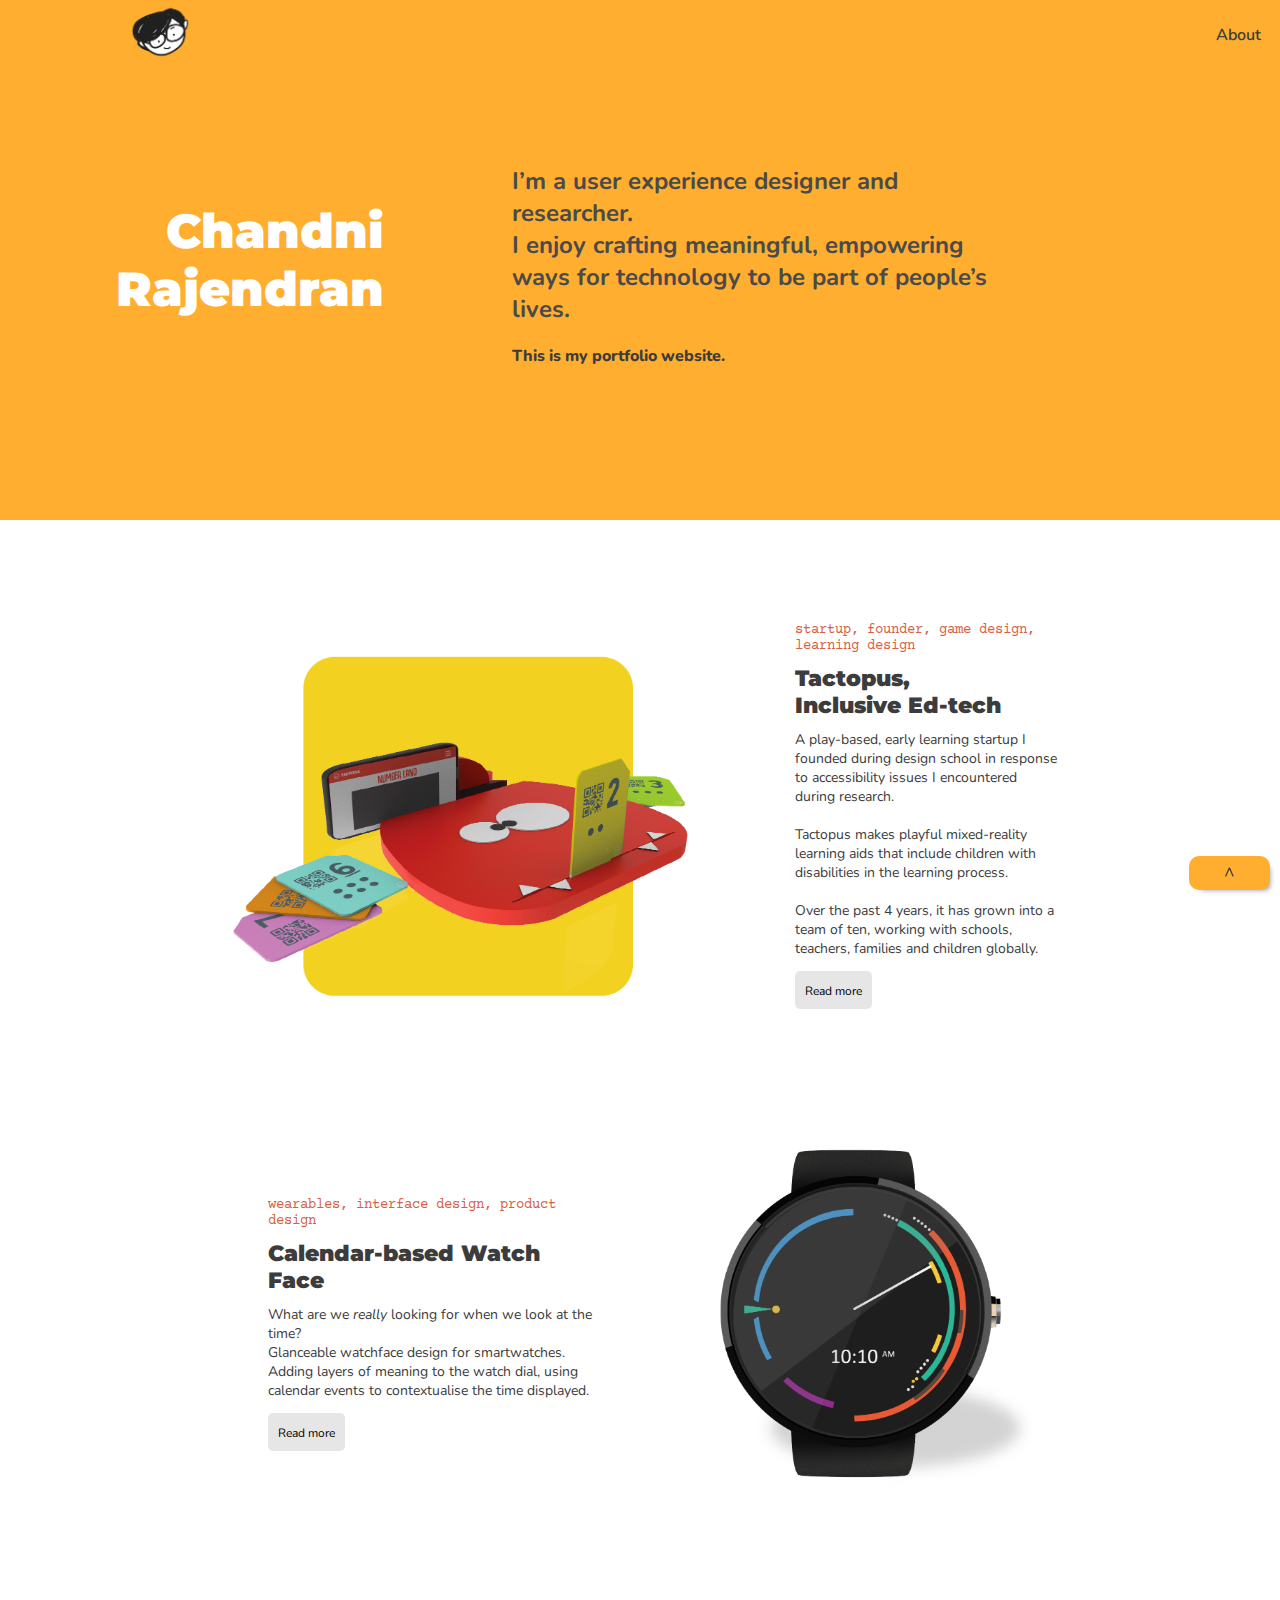
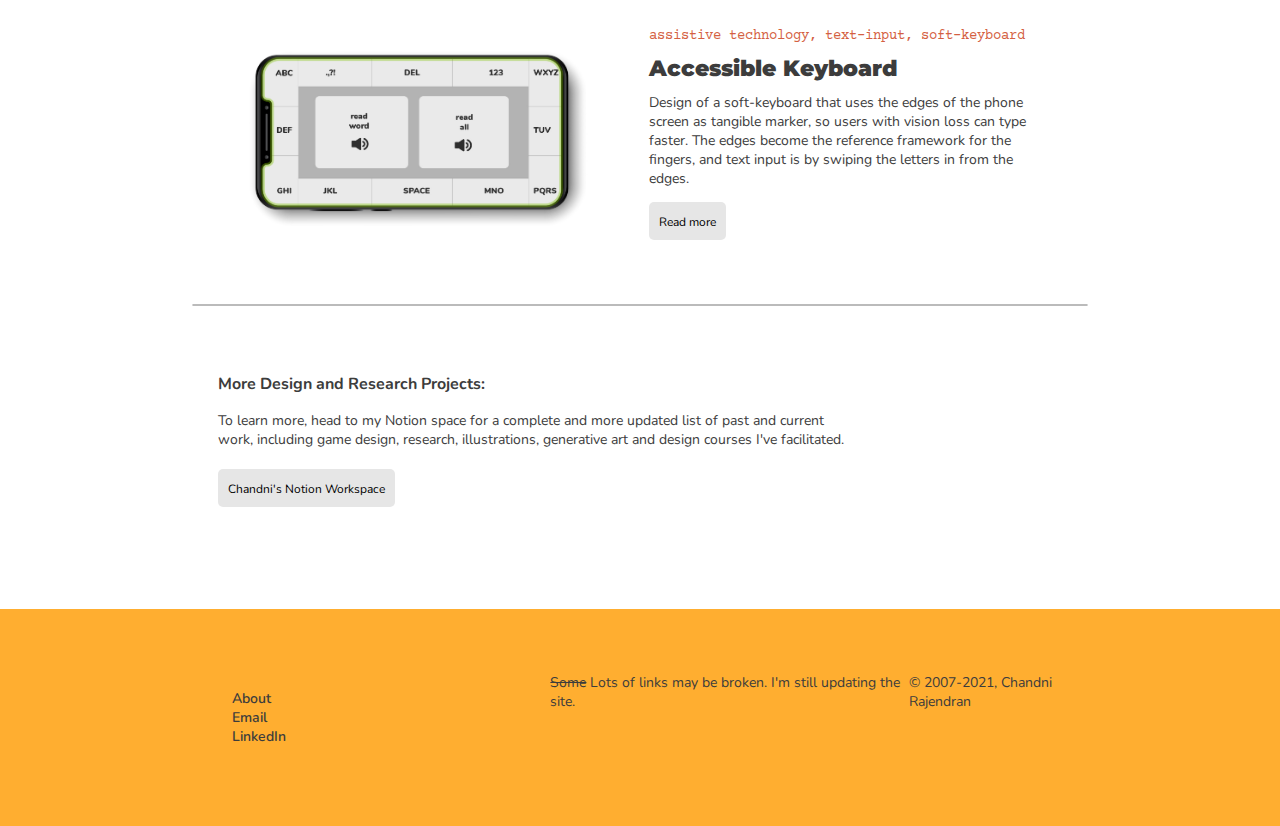
<file: archive 2021/index.html>
<!doctype html>
<html>
<head>
  <!-- Global site tag (gtag.js) - Google Analytics -->
  <script async src="https://www.googletagmanager.com/gtag/js?id=UA-154997136-1"></script>
  <script>
    window.dataLayer = window.dataLayer || [];
    function gtag(){dataLayer.push(arguments);}
    gtag('js', new Date());
    gtag('config', 'UA-154997136-1');
  </script>

<meta charset="UTF-8">
<title>Chandni Rajendran </title>
  <link rel="stylesheet" type="text/css" href="res/style.css">
  <link href="https://fonts.googleapis.com/css?family=Nunito&display=swap" rel="stylesheet">
  <link href="https://fonts.googleapis.com/css?family=Courier+Prime&display=swap" rel="stylesheet">
  <link href="https://fonts.googleapis.com/css?family=Montserrat:600,700,800,900&display=swap" rel="stylesheet">
  <link rel="icon" href="res/fav.png" type="image/gif" sizes="16x16">
  <meta name="viewport" content="width=device-width, initial-scale=1.0">
</head>



<body>

  <a name="page"> </a>

  <!-- menu bar standard -->
  <div class ="top-home">
    <a href="index.html" class="logo">
      <img src="res/About/logo2.png">
    </a>
    <div>
      <a href="resume.html">About</a>
      <!-- <a href="resume.html">Art</a>
      <a href="resume.html">Research</a>
      <a href="resume.html">Design</a> -->
    </div>
  </div>


  <!-- header -->
  <div class="header">
      <!-- name -->
      <div class="profile">
        <h1> Chandni <br> Rajendran  </h1>
      </div>
      <!-- description -->
      <div class="main-text">
        <h2> I’m a user experience designer and researcher. <br>I enjoy crafting meaningful, empowering ways for technology to be part of people’s lives. </h2>
        <h4> This is my portfolio website. </h4>
      </div>
  </div>


<!-- top marker -->
  <div>
    <a  id="topbtn" href="#page">  ^  </a>
  </div>

  <!-- work samples -->
  <div class="portfolio-section">
    <!-- tactopus -->
    <div class="sample">
      <div class=" home-1">
          <div class="w3-content w3-display-container" style="max-width:800px">
              <a href="U20_Tactopus.html" target="_blank"><img class="mySlides" src="res/Home/ch_home_1_0.jpg" style="width:100%"></a>
              <a href="U20_Tactopus.html" target="_blank"><img class="mySlides" src="res/Home/ch_home_1_4.jpg" style="width:100%"></a>
              <a href="U20_Tactopus.html" target="_blank"><img class="mySlides" src="res/Home/ch_home_1_2.jpg" style="width:100%"></a>
              <a href="U20_Tactopus.html" target="_blank"><img class="mySlides" src="res/Home/ch_home_1_3.jpg" style="width:100%"></a>
          </div>
          <div class="home-info">
            <h5 class="info-tags"> startup, founder, game design, learning design </h5>
            <h4 class="info-title" >Tactopus,<br>Inclusive Ed-tech</h4>
            <h5>A play-based, early learning startup I founded during design school in response to accessibility issues I encountered during research.  <br><br> Tactopus makes playful mixed-reality learning aids that include children with disabilities in the learning process.  <br> <br>
            Over the past 4 years, it has grown into a team of ten, working with schools, teachers, families and children globally.</h5>
            <div  class="home-button button" > <a href="U20_Tactopus.html" target="_blank"> Read more </a></div>

          </div>

      </div>
    </div>
    <!-- time -->
    <div class="sample">
      <div class=" home-2">
        <div class="home-info left-info">
          <h5 class="info-tags"> wearables, interface design, product design
           </h5>
          <h4 class="info-title"> Calendar-based Watch Face</h4>
          <h5> What are we <i>really</i> looking for when we look at the time? <br> Glanceable watchface design for smartwatches. Adding layers of meaning to the watch dial, using calendar events to contextualise the time displayed. </h5>
          <div  class="home-button button" >
            <a href="U02_time.html" target="_blank">Read more </a>
          </div>
        </div>
          <div>
            <a href="U02_time.html"  target="_blank">
              <img src="res/Home/ch_home_2.jpg">
            </a>
          </div>
      </div>
    </div>
    <!-- edge -->
    <div class="sample">
      <div class=" home-4">
        <div>
            <a href="U06_Edge.html"  target="_blank">
              <img src="res/Home/ch_home_4.jpg">
            </a>
        </div>
        <div class="home-info time-display">
          <h5 class="info-tags"> assistive technology, text-input, soft-keyboard
           </h5>
          <h4 class="info-title">Accessible Keyboard</h4>
          <h5>Design of a soft-keyboard that uses the edges of the phone screen as tangible marker, so users with vision loss can type faster. The edges become the reference framework for the fingers, and text input is by swiping the letters in from the edges. </h5>

          <div  class="home-button button" >
            <a href="U06_Edge.html" target="_blank"> Read more </a>
          </div>
        </div>


        </div>
    </div>

    <hr class="solid">
    <!-- notion -->
    <div class="notion">
        <div>
          <h3 > More Design and Research Projects:</h3>
          <h5 > To learn more, head to my Notion space for a complete and more updated list of past and current work, including game design, research, illustrations, generative art and design courses I've facilitated. </h5>
          <div  class="home-button button" >
            <a href="https://www.notion.so/Chandni-Rajendran-ed0215d0f6cc443f837229dfcc3a0e27" target="_blank"> Chandni's Notion Workspace </a>
          </div>
        </div>
    </div>

  </div>




  <!-- footer -->
  <div class="footer">
    <div class = "footer-1">
      <ul>
      <li><a href="resume.html">About</a></li>
      <li><a href="mailto: chandni.rajendran@gmail.com"> Email </a></li>
      <li><a href="https://www.linkedin.com/in/chaandni/" target="_blank"> LinkedIn </a></li>
    </ul>
    </div>
    <div class = "footer-2">
      <p> <del>Some</del> Lots of links may be broken. I'm still updating the site.</p>
    </div>
    <div class = "footer-3">
      <p> &copy; 2007-2021, Chandni Rajendran</p>
    </div>
  </div>



      <script>
      var myIndex = 0;
      carousel();

      function carousel() {
        var i;
        var x = document.getElementsByClassName("mySlides");
        for (i = 0; i < x.length; i++) {
          x[i].style.display = "none";
        }
        myIndex++;
        if (myIndex > x.length) {myIndex = 1}
        x[myIndex-1].style.display = "block";
        setTimeout(carousel, 2000); // Change image every 2 seconds
      }
      </script>

</body>
</html>
</file>
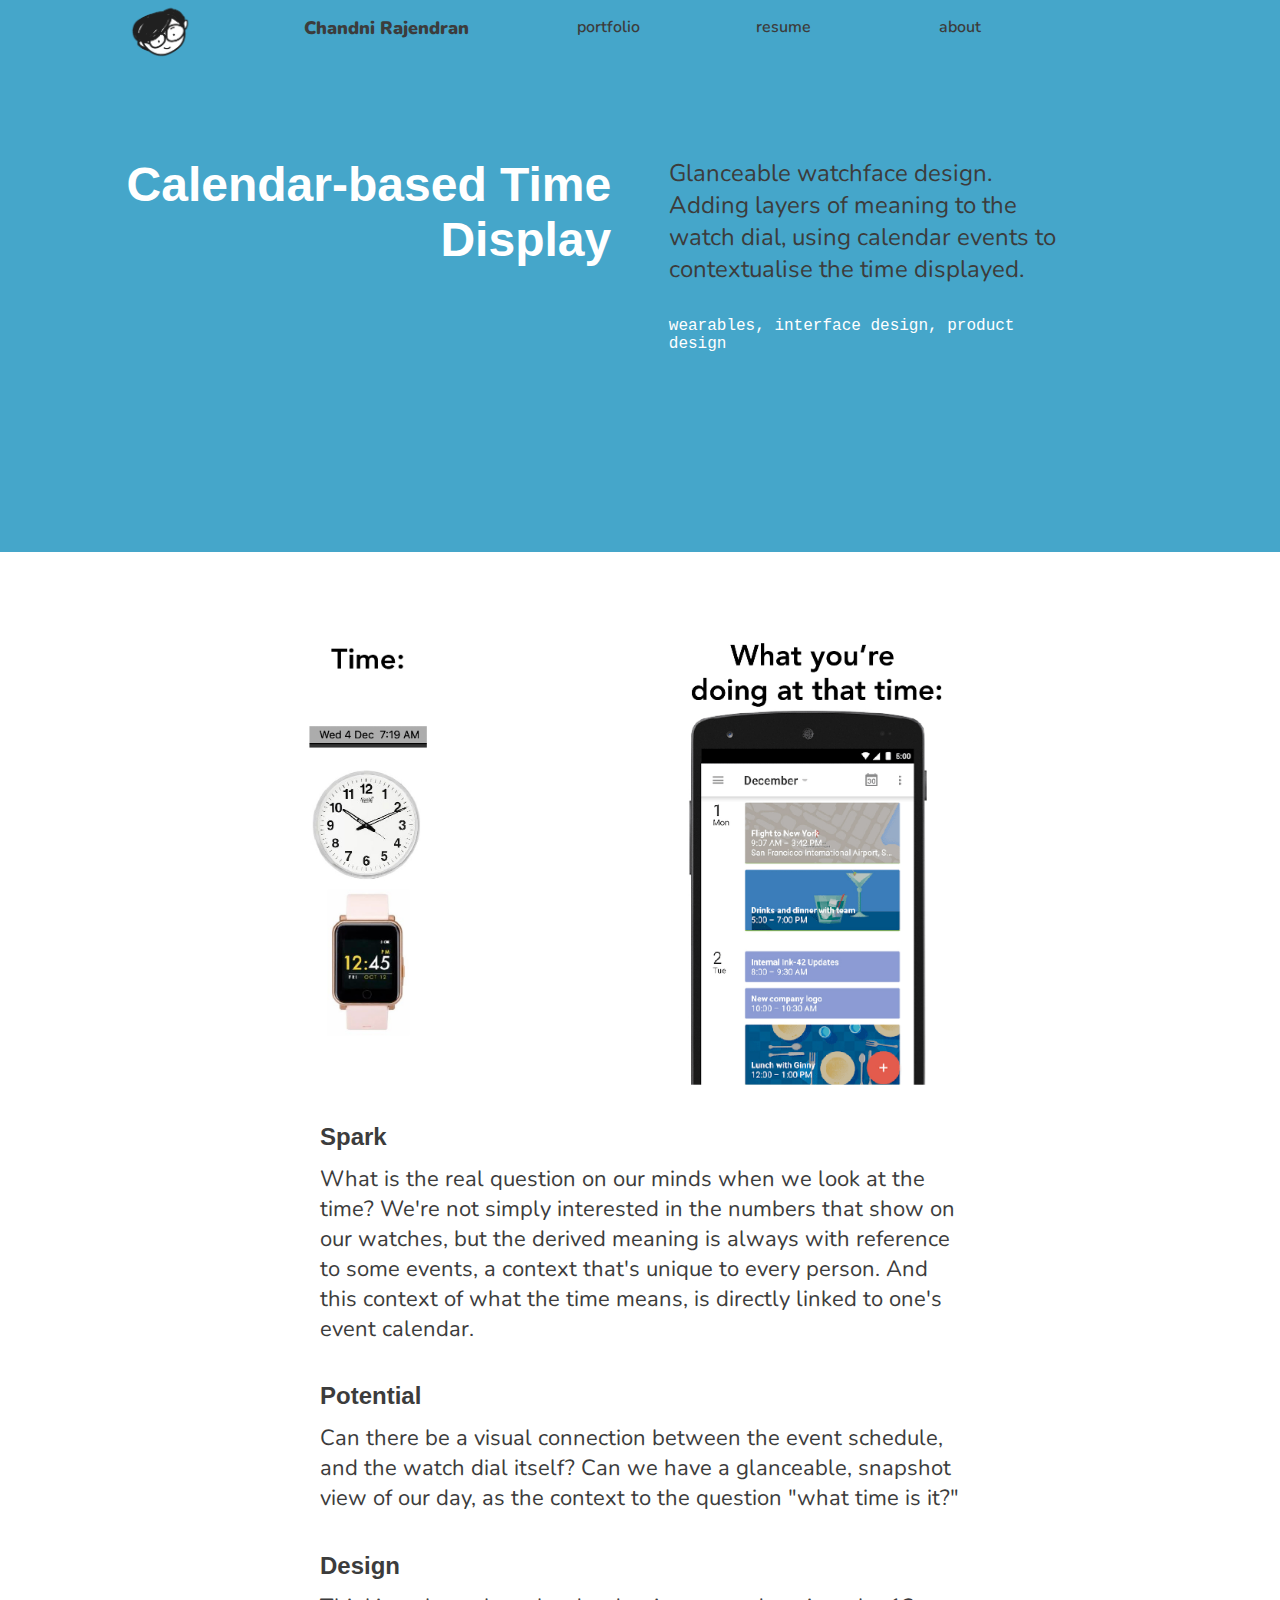
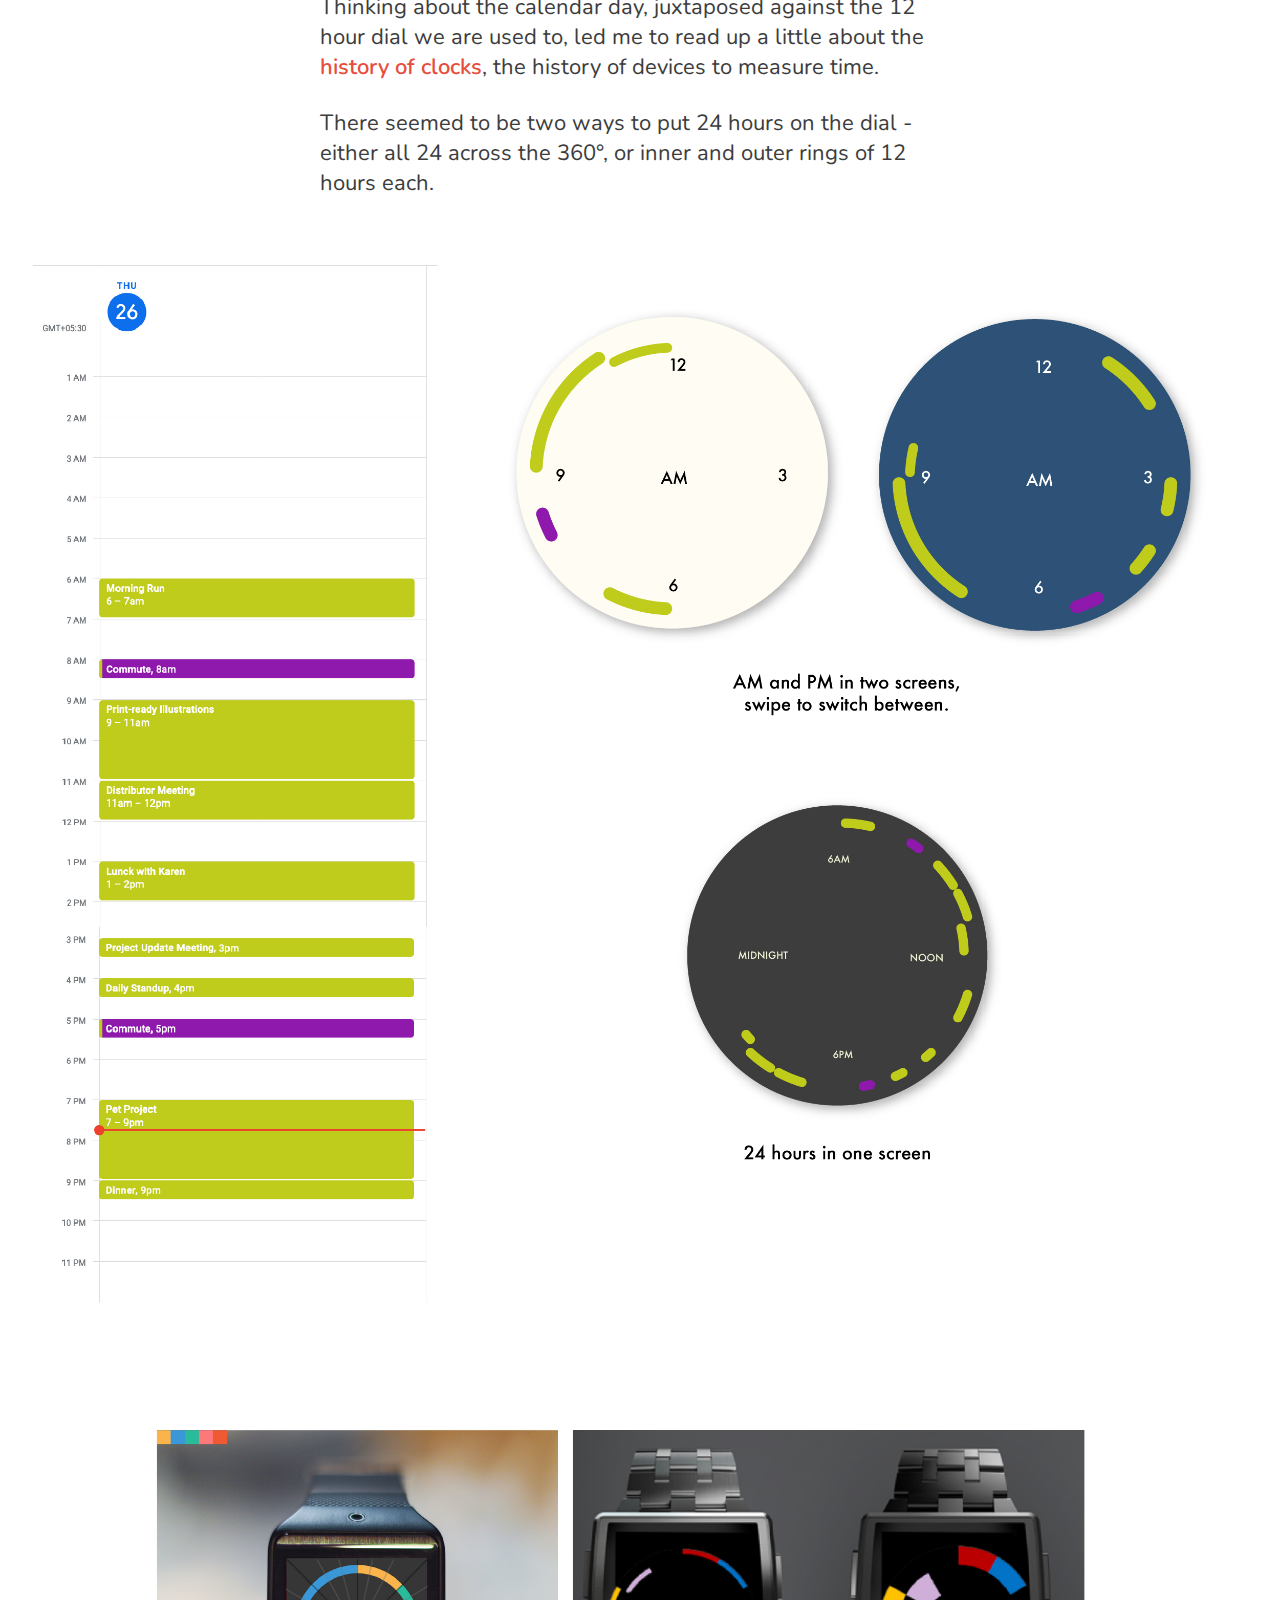
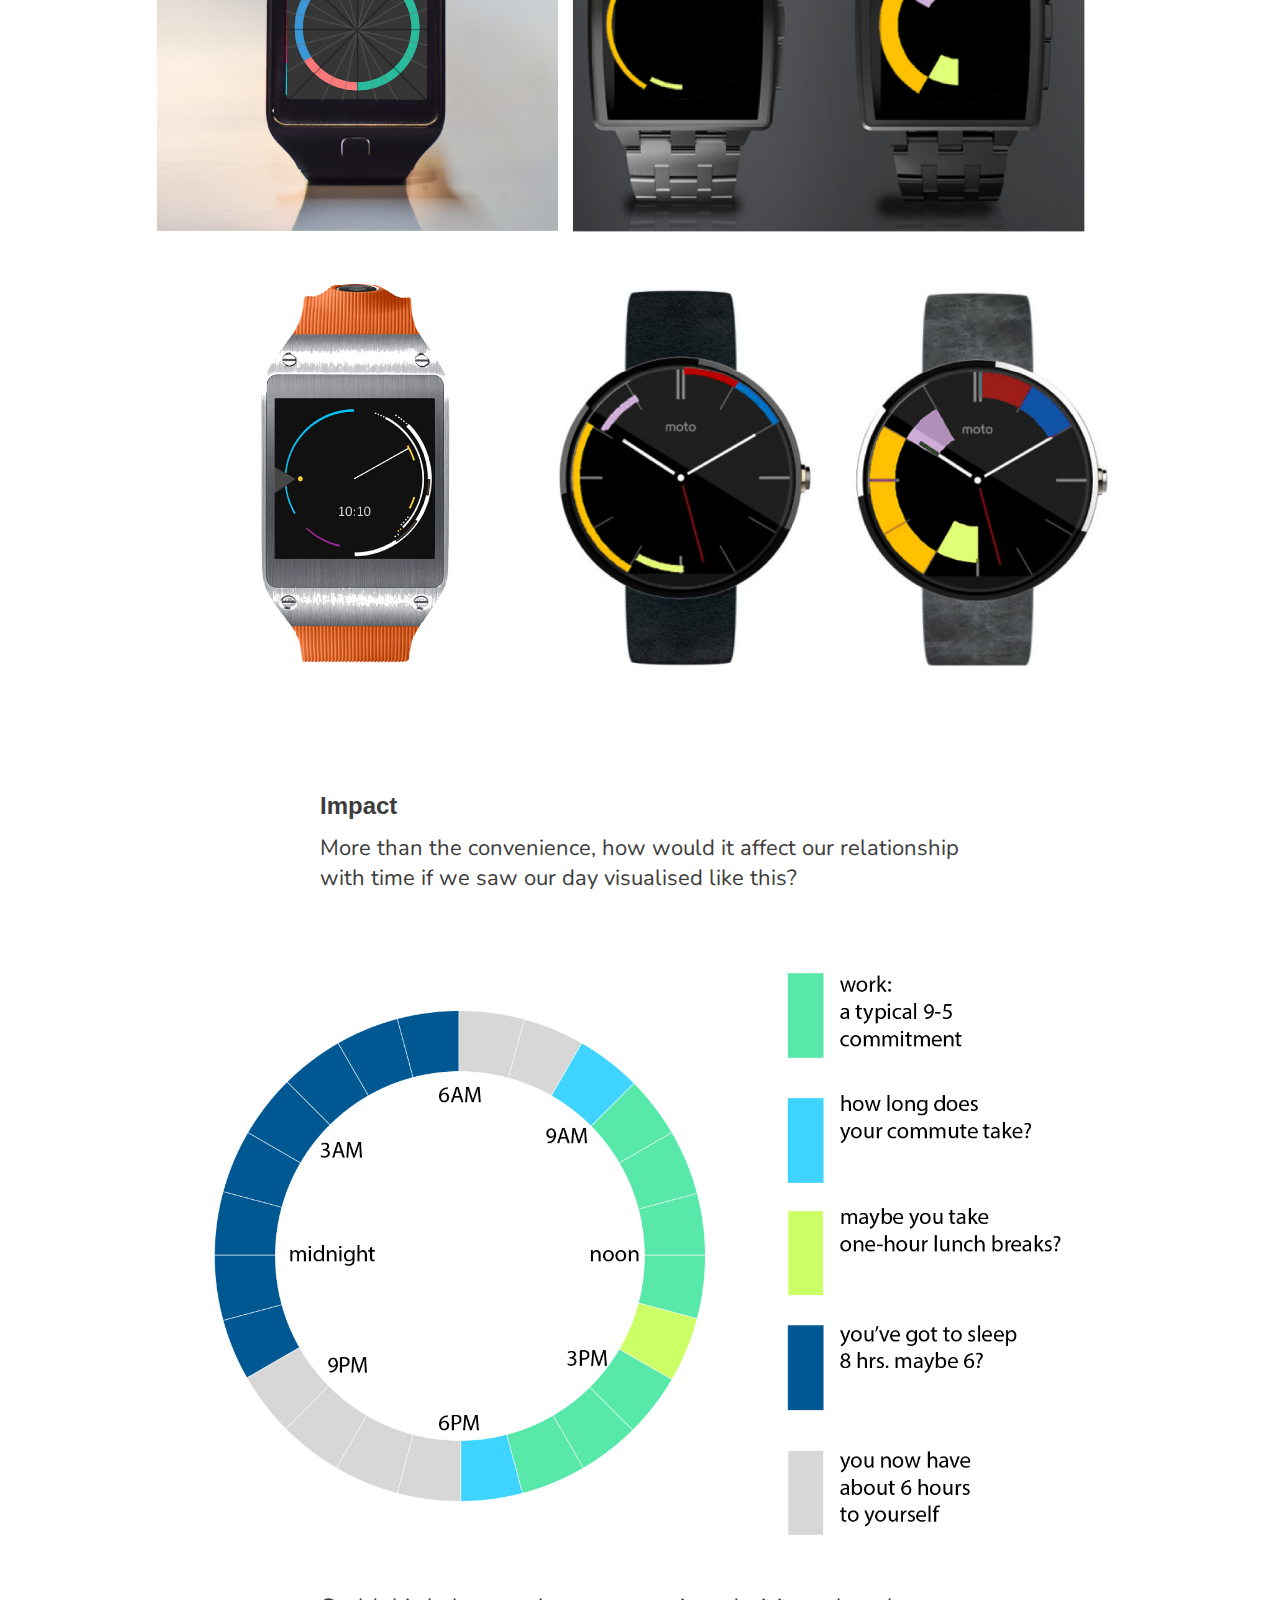
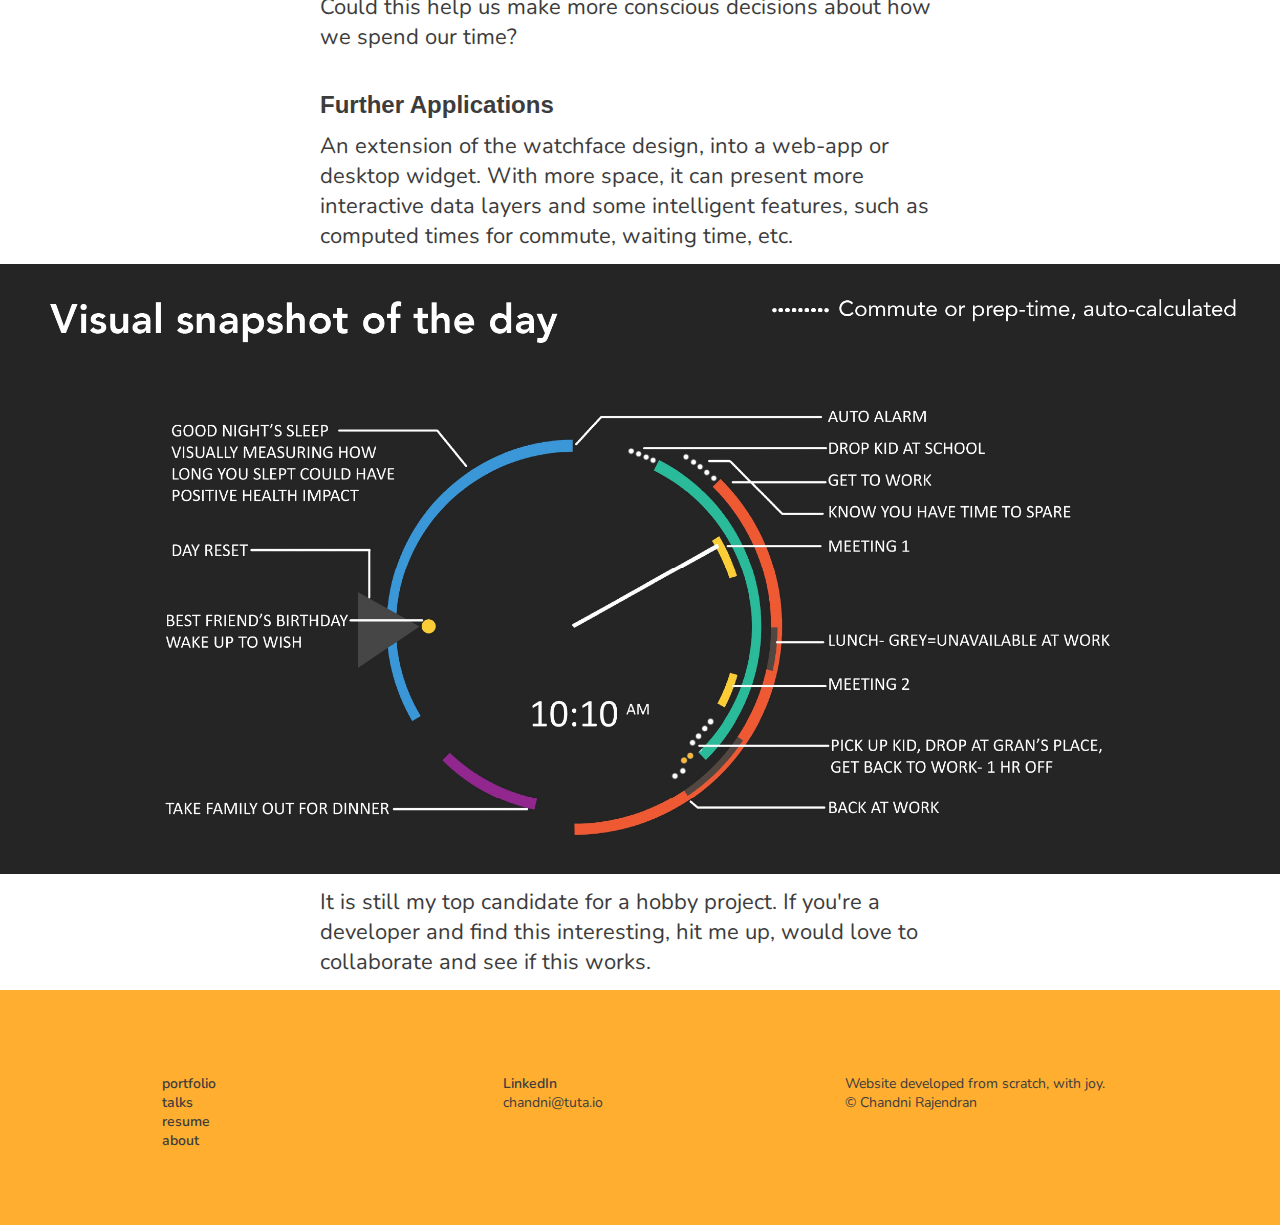
<file: generative_art.html>
<html>
<head>
  <!-- Global site tag (gtag.js) - Google Analytics -->
  <script async src="https://www.googletagmanager.com/gtag/js?id=UA-154997136-1"></script>
  <script>
    window.dataLayer = window.dataLayer || [];
    function gtag(){dataLayer.push(arguments);}
    gtag('js', new Date());

    gtag('config', 'UA-154997136-1');
  </script>

<meta charset="UTF-8">
<title>Chandni's Interweb Home </title>
  <link rel="stylesheet" type="text/css" href="res/style.css">
<link href="https://fonts.googleapis.com/css?family=Nunito&display=swap" rel="stylesheet">
  <link rel="icon" href="res/fav.png" type="image/gif" sizes="16x16">
  <meta name="viewport" content="width=device-width, initial-scale=1.0">
</head>



<body>

  <!-- menu bar standard -->
  <div class ="top blue">
      <a href="index.html"> <img  src="res/About/logo2.png"></a>
      <h3 id = "home-button" > <a href="index.html" class="logo"> <b>Chandni Rajendran </b></a> </h3>
      <h3 id = "port-button"> <a href="portfolio.html"> portfolio </a></h3>
      <h3 id = "resume-button"> <a href="resume.html"> resume </a></h3>
      <h3 id = "about-button"> <a href="about.html">about </a> </h3>
  </div>

  <div class="page-top blue">
    <h2 class="page-title"> Calendar-based Time Display</h2>
    <h4 class="page-description"> Glanceable watchface design. Adding layers of meaning to the watch dial, using calendar events to contextualise the time displayed. <br>  <br>

      <span class="info-tags-white">wearables, interface design, product design </span> <br> <br> </h4>

  </div>


  <div class="content">
      <img class="small-img" src="res/U02_Time/ch_1.jpg">
      <h2>Spark</h2>
      <p>What is the real question on our minds when we look at the time? We're not simply interested in the numbers that show on our watches, but the derived meaning is always with reference to some events, a context that's unique to every person. And this context of what the time means, is directly linked to one's event calendar.</p>
      <h2>Potential</h2>
      <p>Can there be a visual connection between the event schedule, and the watch dial itself? Can we have a glanceable, snapshot view of our day, as the context to the question "what time is it?"</p>
      <h2>Design</h2>
      <p>Thinking about the calendar day, juxtaposed against the 12 hour dial we are used to, led me to read up a little about the <a href="https://en.wikipedia.org/wiki/24-hour_clock" target="_blank">history of clocks</a>, the history of devices to measure time. </p>

      <p> There seemed to be two ways to put 24 hours on the dial - either all 24 across the 360&deg;, or inner and outer rings of 12 hours each.</p>
      <img src="res/U02_Time/ch_2.jpg">


      <img src="res/U02_Time/ch_5.jpg">
      <h2>Impact</h2>
      <p>More than the convenience, how would it affect our relationship with time if we saw our day visualised like this? </p>
      <img class="small-img" src="res/U02_Time/ch_4.jpg">
      <p>Could this help us make more conscious decisions about how we spend our time? </p>
      <h2>Further Applications</h2>
      <p>An extension of the watchface design, into a web-app or desktop widget. With more space, it can present more interactive data layers and some intelligent features, such as computed times for commute, waiting time, etc.</p>
      <img src="res/U02_Time/ch_3.jpg">

<!--
      <p>This was the first ever user journey map I had made, in 2014, before I even knew what it was called. I haven't updated this project, for nostalgia value.</p>
      <img src="res/U02_Time/ch_7.jpg"> -->
      <p>It is still my top candidate for a hobby project. If you're a developer and find this interesting, hit me up, would love to collaborate and see if this works.</p>


  </div>


      <!-- footer -->
      <div class="footer">
        <div class = "footer-1">
          <p> <a href="portfolio.html"> portfolio </a> <br>
          <a href="talks.html"> talks</a><br>
          <a href="resume.html"> resume</a><br>
          <a href="about.html"> about</a> </p>

        </div>
        <div class = "footer-2">
          <p> <a href="portfolio.html"> LinkedIn </a> <br>
            <a> chandni@tuta.io </a>
          </p>
        </div>
        <div class = "footer-3">
          <p> Website developed from scratch, with joy.
          <br>  &copy; Chandni Rajendran</p>
        </div>
      </div>

</body>
</html>
</file>
<file: archive 2021/res/style.css>
body{
  margin:0;
}

/* text styling */
h1, h2, h3, h4, h5, h6, p, a, li , ul, button {
    font-family: 'Nunito', 'Helvetica', sans-serif;
    color: #3c3c3c;
}

h1, h2, h3, h4,{
  padding-top: 5px;
  padding-bottom: 5px;
}

p, a, li {
  /* padding-top: 2px; */
  /* padding-bottom: 2px; */
}


/* typography */
h1{font-size: 24px;}
h2{font-size: 18px;}
h3{font-size: 16px;}
h4{font-size: 16px; font-weight: 800;}
h5{font-size: 14px; font-weight: 400;}
h6{font-size: 12px;}
p,li{font-size: 14px;}

/* .info h4{
  font-size: 16px;
}
.info h5{
  font-size: 12px;
} */
.logo{
  font-size: 18px;
  /* font-weight: 600; */
}

.header h2{
  font-size: 24px;
}
.title1 h2{
  font-size: 24px;
}
.title2 h2{
  font-size: 24px;
}
.generalbutton{
  font-size:18px;
}
.content h3{
  font-size: 36px;
}
.content h2{
  font-size: 36px;
}
.content p{
  font-size: 24px;
}
.myButton{
  font-size:18px;
}
h5, h6, a{
  font-weight: 400;
}

h6{
  text-align: center;
  margin: 0;
}

/* link styling */



h4, h5{
  margin-top: .5em;
  margin-bottom: .5em;
}


a:link {
  color: #e74c3c;
  background-color: transparent;
  text-decoration: none;
  font-weight: 600;
}

a:visited {
  color: #e74c3c;
  background-color: transparent;
  text-decoration: none;
}

a:hover {
  color: #ef7253;
  background-color: transparent;
}

a:active {
  color: yellow;
  background-color: transparent;
  text-decoration: underline;
}

.top a{
  color: #3c3c3c;
}

.top h3{
  float: right;
}




/* top button */
#topbtn {
 /* display: none; */
 position: fixed; /* Fixed/sticky position */
 bottom: 10px; /* Place the button at the bottom of the page */
 right: 10px; /* Place the button 30px from the right */
 z-index: 99; /* Make sure it does not overlap */
 border: none; /* Remove borders */
 outline: none; /* Remove outline */
 background-color: #ffae30; /* Set a background color */
 color: #3c3c3c; /* Text color */
 cursor: pointer; /* Add a mouse pointer on hover */
 padding: 5px 35px 5px 35px; /* Some padding */
 border-radius: 10px; /* Rounded corners */
 font-size: 18px; /* Increase font size */
 box-shadow: 5px 5px 5px -5px rgba(45, 45, 45, 0.5);
 /* border-style: solid;
 border-color: #fcfcfc;
 border-width: thin; */
}

#topbtn:hover {
 background-color: #ffd868;
}

/* option 2 */
.major-grid{
  display: grid;
  grid-auto-rows: auto;
}

.header{
  display: grid;
  grid-template-columns:  repeat(3, 1fr);
  padding: 8% 0 8% 0;
  grid-template-areas:
    "a b b ";
  align-items: center;

}

.profile{
  grid-area: a;

}

.main-text{
  grid-area: b;
}

.categories{
  grid-area: p;
}

.profile h1{
  font-family: 'Montserrat', sans-serif;
  font-size: 48px;
  font-weight: 900;
  color: #fff;
  text-align: right;
  padding: 0 10% 0 10%;
}

.main-text{
  max-width: 60%;
  padding: 5% 15% 5% 10%;
}

.header h2{
  color: #4a4a4a;
  text-align: left;
}

.top img{
  width: 64px;
  height: 64px;
}
.top-home img{
  width: 64px;
  height: 64px;
}

.header{
  position: relative;
  width: 100%;
  background: #ffae30;
  z-index: -1;
}

.header img{
  border-radius: 150px;
  width: 200px;
  margin: 0 auto;
  display: flex;
  align-items: center;
}

.categories{
  display: grid;
  grid-template-columns: repeat(7, 1fr);
  padding: 0;
  width: 100%;
  /* border-top: 0.5px solid #fff; */
}
.categories a{
  border-radius: 5px;
  margin: 1%;
  padding: 7px;
  color: #fff;
  font-weight: 800;
}
.categories h3{
    text-align: center;
}

.res{
    grid-template-columns: repeat(7, 1fr);
}


.notion{
  margin: 2% 15% 2% 15%;
  padding: 2%;
  width: 50%;
}


.notionButton {
  background-color: #e6e6e6;
  border-radius: 5px;
  cursor: pointer;
  padding: 10px;
  border: none;
  display: inline;
  margin: 2% 2%;
  font-weight: 400;
  font-size: 12px ;
  font-family: 'Nunito', 'Helvetica', sans-serif;
  color: #3c3c3c;
  text-align: right;
}

hr.solid{
  border-top: 0.5px solid #bbb;
  display: block;
  margin: 0 15% 0 15%;
}


.about-block{
  display: flex;
  grid-template-columns: 1fr 1fr;
}
.sticky {
  position: fixed;
  top: 0;
  width: 100%;
  z-index: 999;
  padding: 0;
}

/* re-organised project display */
.talks-page {
  display: grid;
  grid-template-columns: 1fr 1fr 1fr;
  grid-column-gap: 3%;
  grid-row-gap: 0;
  padding: 10% 15% 10% 15%;
}
.cat-4 {
  display: grid;
  grid-template-columns: 1fr;
  grid-column-gap: 3%;
  padding: 5% 15% 5% 15%;
}
.cat-5{
  display: grid;
  grid-template-columns: 1fr 3fr;
  grid-column-gap: 3%;
  padding: 5% 0 5% 0;
}
.cat-4 img{
  width: 100%;
  border-radius: 2px;
}
.cat-1 {
  display: grid;
  grid-template-columns: 1fr 1fr 1fr 1fr;
  grid-column-gap: 3%;
  grid-row-gap: 0;
  padding: 5% 15% 5% 15%;
}
.cat-talks {
  display: grid;
  grid-template-columns: 1fr 2fr;
  grid-column-gap: 3%;
  grid-row: minmax(30%, auto);
  padding: 5% 15% 5% 15%;
}
.cat-talks .videos{
  margin:0;
  width:100%;
  height: 100%;
}

.cat-title h2{
  font-family: 'Montserrat', sans-serif;
  font-size: 32px;
  font-weight: 900;
  color: #4a4a4a;
}

.cat-project{
  margin:0;
  padding:0;
  border-radius: 2px;
  /* background-color: #ffffff; */
  /* box-shadow: 0 6px 6px -6px #E1E1E1; */
  -ms-transition: 0.1s ease-in-out;
  -webkit-transition: 0.1s ease-in-out;
  transition: 0.1s ease-in-out;
}

.cat-project:hover{
  -ms-transform: rotate(1deg); /* IE 9 */
  -webkit-transform: rotate(1deg); /* Chrome, Safari, Opera */
  transform: rotate(1deg);
}
.cat-project img{
  width: 100%;
  border-radius: 2px;
}

.TA{
  background-color: #3a5844;
  padding: 10% 15% 10% 15%;
}

.TA h2{
  color: #fff;
}
.TA h4{
    color: #fff;
}
.TA h5{
  color: #fff;
}

hr{
  border: 0.5px solid #bbb;
  border-radius: 5px;
}


/* portfolio colors */
/*
.PD{
  background-image: linear-gradient(#abd882, #caf3b9);
}
.GD{
  background-image: linear-gradient(#caf3b9, #a0efc0);
}
.RES{
  background-image: linear-gradient(#a0efc0, #a0bcef);
}
.ID{
    background-image: linear-gradient(#a0bcef, #b2a0ef);
}
.InD{
      background-image: linear-gradient( #b2a0ef, #ecbcf5);
}
.GDI{
    background-image: linear-gradient(#ecbcf5, #f5bcdf);
}
.Ex{
  background-image: linear-gradient(#f5bcdf, #f5bcda);
}
.RD{
  background-image: linear-gradient(#f5bcda, #f5bcc5);
}
.UD{
  background-image: linear-gradient( #f5bcc5, #dacdcf);
} */

/* home page styling */

.cat-title h1{
  font-family: 'Montserrat', sans-serif;
  font-size: 28px;
  font-weight: 900;
  color: #3c3c3c;
  text-align: center;
  padding: 3%;
  margin: 0;
}
.home-1{
  display: grid;
  grid-template-columns: 1fr .5fr;
}

.home-2, .home-3{
  display: grid;
  grid-template-columns: 1fr 1fr ;
  align-items: center;
}

.home-4{
  display: grid;
  grid-template-columns: 1fr 1fr;
    align-items: center;
}

.more{
  display: grid;
  grid-template-columns: 1fr 1fr 1fr;
  /* grid-column-gap: 2%; */
  padding: 2% 20% 10% 20%;
}

.more-buttons{
  display: grid;
  grid-template-rows: minmax(3vh, auto) 6vh;
  padding: 0px 5% 0% 5%;
  text-align:center;
  /* align-items:flex-end; */

}
.more-buttons p{
  padding: 0 0  1% 0;
}

.more-buttons button{
  background-color: #2f9fd3;
  color: #fff;
}

.portfolio-section{
  margin: 5% 0 5% 0;
}

.sample{
  padding: 2% 15% 2% 15%;

}
.sample img{
  width:100%;
}
.home-info{
  margin: 2% 10% 5% 2%;
}
.home-info.ux{
    margin: 2% 2% 2% 2%;
}
.home-info h4{
  font-family: 'Montserrat', sans-serif;
  font-size: 22px;
  font-weight: 900;
}
.home-info h5{

}
.button a{
  color: #000;
  text-align: center;
  margin:0;
  font-weight: 400;
  font-size: 12px ;
}

.home-button{
  margin:2% 0 2% 0;
  background-color: #e6e6e6;
  border-radius: 5px;
  display: inline-block;
  width: auto;
  cursor: pointer;
  font-weight: bold;
  padding: 10px;
  border: none;
}
.port-button{
  background-color: #46acda;
  border-radius: 5px;
  display: inline-block;
  width: auto;
  cursor: pointer;
  font-weight: bold;
  padding: 10px;
  color: #fff;
  font-size: 22px ;
  font-weight: 900;
  border: none;
  /* margin: 5% 0 5% 0; */
  text-align: center;
}

.left-info{
  padding-left: 15%;
}


/* title 1 */
.title1 h2{
  color: #4a4a4a;
  text-align: center;
  padding: 5%;
  margin:0;
  background-color: #f3f3f3;
}
.title2 h2{
  color: #4a4a4a;
  text-align: center;
  margin: 50px;
}




.info-title{
  font-family: 'Montserrat', sans-serif;
  font-size: 24px;
  font-weight: 700;
}

.title-strong{
     font-family: 'Montserrat', sans-serif;
     font-size: 32px;
     font-weight: 900;
}

.info-tags{
    font-family: 'Courier Prime', monospace;
    color: #d45f42;
}

.info h4{
  font-family: 'Montserrat', sans-serif;
  font-size: 18px;
  font-weight: 600;
}


.featured {
  display: grid;
  grid-template-columns: 1fr 1fr;
  grid-column-gap: 2%;
  margin: 2% 15% 2% 15%;
}

/* images */
.featured img{
  width: 100%;
  border-radius: 2px ;
}

.info {
  margin: 5%;
}





/* footer */

.footer{
  display: grid;
  grid-template-columns: 2fr 2fr 1fr;
  text-align: left;
  background-color: #ffae30;
  /* width: 100%; */
  padding: 5% 15% 5% 15%;
}

.footer p{
  /* padding: 6% 10% 3% 10%; */
  margin: 0;
}

.footer a{
  color: #3c3c3c;
}

.footer ul{
  list-style: none;
}

.list-title{
  padding-left: 25px;
  margin-bottom: 0px;
  font-weight: 600;
}

.listset a{
  color: #1586f1;
}

ol{
  margin-top: 2px;
}


.top{
  display: grid;
  grid-template-columns: repeat(6, 1fr) ;
  background-color: #ffae30;
  padding: 0 10% 0 10%;
  /* align-items: center; */
  color: #404040;
}

.top-home{
  display: grid;
  grid-template-columns: minmax(64px, 1fr)  minmax(min-content, 3fr) ;
  background-color: #ffae30;
  align-items: center;
  color: #404040;
  position: fixed;
  width: 100%;
  top: 0;
  overflow: hidden;
  /* box-shadow: rgba(149, 157, 165, 0.2) 0px 8px 24px; */
}

.top-home a{
  float: right;
  display: block;
  text-align: center;
  color: #3c3c3c;
  margin: 0 2% 0 2%;
}

.top h3{
  float: right;
  text-align: right;
}

/* pages */
.page-top{
  display: grid;
  grid-template-columns: 1fr 1fr;
  padding: 5%;
  min-height: 40vh;
}


.page-top h2{
  text-align: right;
  padding: 5% 5% 3% 5%;
  margin: 0;
  color: #fff;
  font-family: 'Montserrat', sans-serif;
  font-size: 48px;
  font-weight: 800;
}

.page-top h4{
  text-align: left;
  padding: 5% 25% 15% 5%;
  margin: 0;
  font-weight: 400;
  font-size: 24px;
}

.info-tags-white{
    font-family: 'Courier Prime', monospace;
    color: #fff;
    font-size: 16px;
}




/* About */
.about-content{
  display: grid;
  grid-template-columns: 1fr 1fr;
  grid-template-rows: auto;
  align-items: center;
}
.keywords-1{
  margin:15% 0 15% 0;
}
.about-content img{
  width: 100%;
}
.about-content h2{
  padding: 25px 15% 25px 15%;
  margin: 0;
  font-size: 3vw;
}
.about-content p{
  font-size: 18px;
  margin: 25px 15% 25px 15%;
}
.about-content h1{
  font-size: 6.5vw;
  padding: 0 15% 0 15%;
  margin: 0;
  font-weight: 800;
  color: #fff;
}
.about-content h4{
  padding: 0 15% 0 15%;
  margin: 0;
}
.keywords{
  background-color:  #33d782 ;
  margin:0;
  height: 100%;
  /* display: grid;
  grid-template-rows: auto;
  align-items: center; */
}


/* resume */

.content img {
  width:100%;
}

.content h3{
  text-align: center;
  padding: 5% 5% 3% 5%;
  margin: 0;
}
 .content h2{
   text-align: left;
   padding: 2% 25% 0 25%;
   margin: 0;
   font-family: 'Montserrat', sans-serif;
   font-size: 24px;
   font-weight: 600;
 }

.content .generalbutton {
  text-align: center;
}


.content a{
  text-align: center;
}

.content p, .content li{
  padding: 1% 25% 1% 25%;
  margin: 0;
  font-size: 22px;

}
.content h4{
  padding: 2% 25% 2% 25%;
  margin: 0;
  font-size: 24px;
}

.content h6{
  padding: 0% 25% 2% 25%;
  margin: 0;
  font-size: 14px;
}
.content a{
    color: #e74c3c;
}

.content-imageset {
  display: grid;
  grid-template-columns: 1fr 1fr 1fr;
  grid-column-gap: 5px;
  grid-row-gap: 15px;
  padding: 2% 2% 2% 2%;
}

.small-img {
  width: 75% !important;
  margin: 1% 12.5% 1% 12.5%;
}
.smaller-img {
  width: 50% !important;
  margin: 1% 25% 1% 25%;
}
.myButton {
	box-shadow:inset 0px 39px 0px -24px #825399;
	background-color:#6b2d87;
	border-radius:15px;
	display:inline-block;
  margin: 2% 30% 2% 30%;
  /* margin: 2% 50% 5% 50%; */
  width: auto;
	cursor:pointer;
	color:#ffffff;
	font-weight:bold;
	padding:18px 18px;
	text-decoration:none;
  text-align: center:
}
.myButton:hover {
	background-color:#4b285e;
}
.myButton:active {
	position:relative;
	top:1px;
}

.generalbutton {
	/* box-shadow:inset 0px 39px 0px -24px #ffaa22; */
	background-color:#dfddd6;
	border-radius:15px;
	display:inline-block;
  margin: 1% 30% 1% 25%;
  width: auto;
	cursor:pointer;
	font-weight:bold;
	padding:18px 18px;
	text-decoration:none;
}

.videos{
  margin: 0 20% 0 20%;
  width:840;
  height:472;
}
.pdf{
  margin: 0 20% 0 20%;
  width:840;
  height:472;
}

.section{
  margin: 3% 0;
}

/* resume page */
#more {
  display: none;
}

.work-ex, .internships, .education, .awards, .speaking, .published, .fellowships{
  display: grid;
  grid-template-columns: 2fr 4fr 1fr;
  grid-template-areas:
    "l d ."
    "l e ."
    "l f ."
    "l g ."
    "l h .";
}

.resume-left{
      grid-area: l;
}
.resume-detail-1{
      grid-area: d;
}
.resume-detail-2{
      grid-area: e;
}
.resume-detail-3{
      grid-area: f;
}
.resume-detail-4{
      grid-area: g;
}
.resume-detail-5{
      grid-area: h;
}

.banner{
  background: #ffae30;
  padding: 10% 25% 10% 25%;
  margin:0;
}

.banner .main-text{
    padding: 0 5% 5px 5%;
    color: #4a4a4a;

}

.resume-left{
  text-align: right;
  padding: 0 5% 5px 25px;
  font-weight: 800;
}
.resume-item-title{
  font-weight: 800;
  margin-bottom: 2px;
}

.resume-item-role{
  font-weight: 400;
  margin-bottom: 2px;
  margin-top: 2px;
}
.resume-item-time{
  font-weight: 400;
  margin-bottom: 2px;
  font-style: italic;
  margin-top: 2px;
}
.resume-item-description{
  margin-top: 2%;
  margin-bottom: 2%;
}

.resume-detail-1, .resume-detail-2, .resume-detail-3, .resume-detail-4, .resume-detail-5 {
  padding: 5px 25px 5px 25px;
  margin-right: 25%;
  margin-bottom: 2%;
  border: 1px solid #dcdcdc;
  border-radius: 15px;

}

.resume-elements a{
  color: #1586f1;
  font-weight: bold;
}

.resume-elements{
  margin: 5% 0 5% 0;
}

.testimonials{
  display: grid;
  grid-template-columns: 1fr 1fr;
  grid-column-gap: 3%
}

.test-name {
    font-weight: bold;
}

.testimonial-1, .testimonial-2{
  background-color: #f2f2f2;
  border-radius: 15px;
  padding: 5%;
  margin: 5%;
}

.test-text{
  font-style: italic;
}


/* slider */
.mySlides {display:none}
.w3-left, .w3-right, .w3-badge {cursor:pointer}
.w3-badge {height:13px;width:13px;padding:0}

/* colors */
.green {
    background-color: #8ec340;
}
.deep-green {
    background-color: #97ce44;
}
.blue {
    background-color: #45a6ca;
}
.blue-1{
  background-color: #3498db;
}
.blue-green{
  background-color:  #1abc9c ;
}
.light-blue {
    background-color: #8bd9fc;
}
.white{
  background-color: #fff;
}
.white h2{
  color: #3c3c3c;
}
.yellow{
  background-color: #ffae30;
}
.deep-yellow{
  background-color: #ffa700;;
}
.neon{
  background-color: #53ef66
}
.fresh{
  background-color: #b1d626;
}
.red{
  /* background-color: #f4796d; */
  background-color: #f0814a
  ;
}

/* smaller screen properties */
@media only screen and (max-width: 1000px) {

  /* typography */

      h1{font-size: 36px;}
      h2{font-size: 28px;}
      h3{font-size: 16px;}
      h4{font-size: 16px; font-weight: 800;}
      h5{font-size: 12px; font-weight: 400;}
      h6{font-size: 14px;}
      p,li{font-size: 14px;}

      .info h4 {
        font-size: 18px;
      }
      .info h5{
        font-size: 14px;
      }
      .top h3{
        font-size: 16px;
      }
      .top-home h3{
          font-size: 16px;
      }
      .content p{
        font-size: 14px;
      }
      .content h3{
        font-size: 18px;
      }
      .footer p{
        font-size: 14px;
      }
      .main-text h2{
        font-size: 18px;
      }

      .logo{
        font-weight: 900;
      }
      .divider h2{
        font-size: 22px;
      }

      .TA h2{
        font-size: 32px;
      }
      .TA h4{
        font-size: 22px;
      }
      .TA h5{
        font-size: 16px;
      }

      .top{
        /* display: grid;
        grid-template-columns: minmax(64px, 1fr) minmax(min-content, 1fr) minmax(min-content, 1fr) minmax(min-content, 1fr)  ;
        background-color: #ffae30;
        padding: 0 10% 0 0; */
      }
      .about-content{
        display: grid;
        grid-template-columns:1fr;
      }

      .about-content h2{
        font-size: 24px;
      }

      .keywords{
        margin: 0;
      }
      .keywords h1{
        font-size: 32px;
      }
      .keywords h4{
        font-size: 18px;
      }

      .major-grid{
        display: grid;
        grid-auto-rows: auto;
      }

      .header{
        display: block;
      }
      .page-top h2{
        text-align: left;
      }
      .main-text h2{
        margin: 15% 0 15% 0;
        text-align: left;
        color: #4a4a4a;
      }


      .top-home a{
        margin: 2%;
        float: right;
      }
      .top h3{
        margin: 2% 0 0 0;
        float: right;
      }


/* menu styling */
      .categories{
        display: none;
      }
      .cat-1 {
        display: grid;
        grid-template-columns: 1fr;
        grid-template-rows: auto;
        grid-column-gap: 3%;
        grid-row-gap: 0;
        padding: 2% 20% 2% 20%;
      }
      .cat-project{
        padding: 2%;
      }
      .cat-5{
        padding: 0;
        margin 2%;
      }
      .cat-5{
        display: grid;
        grid-template-columns: 1fr;
        grid-column-gap: 3%;
        padding: 5% 0 30% 0;
      }
      .resumeHeader a{
        font-color: #3c3c3c;

      }


      /* grids */

      .featured a{
        display: grid;
        grid-template-rows: auto;
        grid-template-columns: 1fr;
        align-items: center;
      }
      .featured {
          display: grid;
          grid-template-columns: 1fr;
          grid-column-gap: 5%;
          grid-row-gap: 0;
          padding: 5% 5% 5% 5%;
      }
      .featured ul{
        margin-bottom: 5%;
      }
      .featured img{
        width: 100%;
        border-radius: 5px ;
        margin: 5%;
      }

      .page-top{
        display: grid;
        grid-template-columns: 1fr;
        padding: 5%;
      }

      .content-imageset {
        display: grid;
        grid-template-columns: 1fr;
        grid-column-gap: 0;
        grid-row-gap: 0;
        padding:0;
      }

      .listset {
        display: grid;
        grid-template-columns: 1fr 1fr;
        grid-gap: 10px;
      }

      .content p{
          padding: 5% 5% 5% 5%;
      }

      .content h4{
          padding: 5% 5% 5% 5%;
      }

      .banner {
          padding: 50px 5% 70px 5%;
      }

      .banner h2{
          text-align: left;
      }

      .talks-page {
        display: grid;
        grid-template-columns: 1fr;
        grid-column-gap: 3%;
        grid-row-gap: 0;
        padding: 10% 15% 10% 15%;
      }

      .cat-talks {
        display: grid;
        grid-template-columns: 1fr;
        grid-column-gap: 3%;
        grid-row: minmax(30%, auto);
        padding: 5% 15% 5% 15%;
      }

      .work-ex, .internships, .education, .awards, .speaking, .published, .fellowships{
        display: block;
      }

      .resume-left-title{
        text-align: left;
        padding-top: 10%;
        border-bottom: 1px solid #868686;
      }
      .testimonials{
        display: grid;
        grid-template-columns: 1fr;
        grid-template-rows: auto;
      }
      .resume-detail-1, .resume-detail-2, .resume-detail-3, .resume-detail-4, .resume-detail-5 {
        padding: 5px 25px 5px 25px;
        margin: 2% 5% 2% 5%;
        border: 1px solid #dcdcdc;
        border-radius: 15px;
      }
      .videos{
        margin: 0 auto 0 auto;
        width:100%;
        width:420;
        height:235;

      }
      .pdf{
        margin: 0;
        width:100%;
      }

      .home-1, .home-2, .home-3, .home-4{
        align-items: center;
      }
      .sample .info-tags{
        display: none;
      }
      .sample h5{
        display: none;
      }
      .sample button{
        display: none;
      }
      .cat-title{
        padding: 20% 15% 10% 15%;
      }
      .button a{
        font-size: 16px;
      }
      .more{
        display: grid;
        grid-template-columns: 1fr;
        grid-template-rows: 1fr 1fr 1fr;
        padding: 2% 2% 10% 2%;
      }
      .more-buttons {
          display: grid;
          grid-template-columns: 1fr 1fr;
          grid-row-gap: 2%;
          grid-column-gap: 5%;
          padding: 5% 5% 15% 5%;
      }
      .home-info h4 {
          font-family: 'Montserrat', sans-serif;
          font-size: 18px;
          font-weight: 600;
      }

      .footer p{
        /* padding: 6% 10% 8% 10%; */
        margin: 0;
      }
}
</file>
<file: res/style.css>
body{
  margin:0;
}

/* text styling */
h1, h2, h3, h4, h5, h6, p, a, li , ul, button{
    font-family: 'Nunito', 'Helvetica', sans-serif;
    color: #3c3c3c;
}

h1, h2, h3, h4,{
  padding-top: 5px;
  padding-bottom: 5px;
}

p, a, li {
  /* padding-top: 2px; */
  /* padding-bottom: 2px; */
}


/* typography */
h1{font-size: 24px;}
h2{font-size: 18px;}
h3{font-size: 16px;}
h4{font-size: 16px; font-weight: 800;}
h5{font-size: 14px; font-weight: 400;}
h6{font-size: 12px;}
p,li{font-size: 14px;}

/* .info h4{
  font-size: 16px;
}
.info h5{
  font-size: 12px;
} */
.logo{
  font-size: 18px;
  /* font-weight: 600; */
}

.header h2{
  font-size: 24px;
}
.title1 h2{
  font-size: 24px;
}
.title2 h2{
  font-size: 24px;
}
.generalbutton{
  font-size:18px;
}
.content h3{
  font-size: 36px;
}
.content h2{
  font-size: 36px;
}
.content p{
  font-size: 24px;
}
.myButton{
  font-size:18px;
}
h5, h6, a{
  font-weight: 400;
}

h6{
  text-align: center;
  margin: 0;
}

/* link styling */



h4, h5{
  margin-top: .5em;
  margin-bottom: .5em;
}


a:link {
  color: #e74c3c;
  background-color: transparent;
  text-decoration: none;
  font-weight: 600;
}

a:visited {
  color: #e74c3c;
  background-color: transparent;
  text-decoration: none;
}

a:hover {
  color: #ef7253;
  background-color: transparent;
}

a:active {
  color: yellow;
  background-color: transparent;
  text-decoration: underline;
}

.top a{
  color: #3c3c3c;
}

.top h3{
  float: right;
}

.top-home a{
  color: #3c3c3c;
}


/* top button */
#topbtn {
 /* display: none; */
 position: fixed; /* Fixed/sticky position */
 bottom: 10px; /* Place the button at the bottom of the page */
 right: 10px; /* Place the button 30px from the right */
 z-index: 99; /* Make sure it does not overlap */
 border: none; /* Remove borders */
 outline: none; /* Remove outline */
 background-color: #ffae30; /* Set a background color */
 color: #3c3c3c; /* Text color */
 cursor: pointer; /* Add a mouse pointer on hover */
 padding: 5px 35px 5px 35px; /* Some padding */
 border-radius: 10px; /* Rounded corners */
 font-size: 18px; /* Increase font size */
 box-shadow: 5px 5px 5px -5px rgba(45, 45, 45, 0.5);
 /* border-style: solid;
 border-color: #fcfcfc;
 border-width: thin; */
}

#topbtn:hover {
 background-color: #ffd868;
}

/* option 2 */
.major-grid{
  display: grid;
  grid-auto-rows: auto;
}

.header{
  display: grid;
  grid-template-columns:  repeat(3, 1fr);
  padding: 10% 0 10% 0;
  /* grid-template-rows: 3fr 1fr; */
  grid-template-areas:
    "a b b ";
  align-items: center;
}

.profile{
  grid-area: a;
}

.main-text{
  grid-area: b;
}

.categories{
  grid-area: p;
}

.profile h1{
  font-family: 'Montserrat', sans-serif;
  font-size: 48px;
  font-weight: 900;
  color: #fff;
  text-align: right;
  padding: 0 10% 0 10%;
}

.main-text{
  max-width: 60%;
  padding: 5% 15% 5% 10%;
}

.header h2{
  color: #4a4a4a;
  text-align: left;
}

.top img{
  width: 64px;
  height: 64px;
}
.top-home img{
  width: 64px;
  height: 64px;
}

.header{
  position: relative;
  width: 100%;
  background: #ffae30;
}

.header img{
  border-radius: 150px;
  width: 200px;
  margin: 0 auto;
  display: flex;
  align-items: center;
}

.categories{
  display: grid;
  grid-template-columns: repeat(8, 1fr);
  padding: 0;
  width: 100%;
  /* border-top: 0.5px solid #fff; */
}
.categories a{
  border-radius: 5px;
  margin: 1%;
  padding: 7px;
  color: #fff;
  font-weight: 800;
}
.categories h3{
    text-align: center;
}

.res{
    grid-template-columns: repeat(7, 1fr);
}


.sticky {
  position: fixed;
  top: 0;
  width: 100%;
  z-index: 999;
  padding: 0;
}

/* re-organised project display */
.talks-page {
  display: grid;
  grid-template-columns: 1fr 1fr 1fr;
  grid-column-gap: 3%;
  grid-row-gap: 0;
  padding: 10% 15% 10% 15%;
}
.cat-4 {
  display: grid;
  grid-template-columns: 1fr;
  grid-column-gap: 3%;
  padding: 5% 15% 5% 15%;
}
.cat-5{
  display: grid;
  grid-template-columns: 1fr 3fr;
  grid-column-gap: 3%;
  padding: 5% 0 5% 0;
}
.cat-4 img{
  width: 100%;
  border-radius: 2px;
}
.cat-1 {
  display: grid;
  grid-template-columns: 1fr 1fr 1fr 1fr;
  grid-column-gap: 3%;
  grid-row-gap: 0;
  padding: 5% 15% 5% 15%;
}
.cat-talks {
  display: grid;
  grid-template-columns: 1fr 2fr;
  grid-column-gap: 3%;
  grid-row: minmax(30%, auto);
  padding: 5% 15% 5% 15%;
}
.cat-talks .videos{
  margin:0;
  width:100%;
  height: 100%;
}

.cat-title h2{
  font-family: 'Montserrat', sans-serif;
  font-size: 32px;
  font-weight: 900;
  color: #4a4a4a;
}

.cat-project{
  margin:0;
  padding:0;
  border-radius: 2px;
  /* background-color: #ffffff; */
  /* box-shadow: 0 6px 6px -6px #E1E1E1; */
  -ms-transition: 0.1s ease-in-out;
  -webkit-transition: 0.1s ease-in-out;
  transition: 0.1s ease-in-out;
}

.cat-project:hover{
  -ms-transform: rotate(1deg); /* IE 9 */
  -webkit-transform: rotate(1deg); /* Chrome, Safari, Opera */
  transform: rotate(1deg);
}
.cat-project img{
  width: 100%;
  border-radius: 2px;
}

.TA{
  background-color: #3a5844;
  padding: 10% 15% 10% 15%;
}

.TA h2{
  color: #fff;
}
.TA h4{
    color: #fff;
}
.TA h5{
  color: #fff;
}

hr{
  border: 0.5px solid #b1d626;
  border-radius: 5px;
}


/* portfolio colors */
/*
.PD{
  background-image: linear-gradient(#abd882, #caf3b9);
}
.GD{
  background-image: linear-gradient(#caf3b9, #a0efc0);
}
.RES{
  background-image: linear-gradient(#a0efc0, #a0bcef);
}
.ID{
    background-image: linear-gradient(#a0bcef, #b2a0ef);
}
.InD{
      background-image: linear-gradient( #b2a0ef, #ecbcf5);
}
.GDI{
    background-image: linear-gradient(#ecbcf5, #f5bcdf);
}
.Ex{
  background-image: linear-gradient(#f5bcdf, #f5bcda);
}
.RD{
  background-image: linear-gradient(#f5bcda, #f5bcc5);
}
.UD{
  background-image: linear-gradient( #f5bcc5, #dacdcf);
} */

/* home page styling */

.cat-title h1{
  font-family: 'Montserrat', sans-serif;
  font-size: 28px;
  font-weight: 900;
  color: #3c3c3c;
  text-align: center;
  padding: 3%;
  margin: 0;
}
.home-1{
  display: grid;
  grid-template-columns: 1fr .5fr;
}

.home-2, .home-3{
  display: grid;
  grid-template-columns: 1fr 1fr ;
  align-items: center;
}

.home-4{
  display: grid;
  grid-template-columns: .5fr 1.5fr;
    align-items: center;
}

.more{
  display: grid;
  grid-template-columns: 1fr 1fr 1fr;
  /* grid-column-gap: 2%; */
  padding: 2% 20% 10% 20%;
}

.more-buttons{
  display: grid;
  grid-template-rows: minmax(3vh, auto) 6vh;
  padding: 0px 5% 0% 5%;
  text-align:center;
  /* align-items:flex-end; */

}
.more-buttons p{
  padding: 0 0  1% 0;
}

.more-buttons button{
  background-color: #2f9fd3;
  color: #fff;
}

.sample{
  padding: 2% 15% 2% 15%;
}
.sample img{
  width:100%;
}
.home-info{
  margin: 2% 10% 5% 2%;
}
.home-info.ux{
    margin: 2% 2% 2% 2%;
}
.home-info h4{
  font-family: 'Montserrat', sans-serif;
  font-size: 22px;
  font-weight: 900;
}
.home-info h5{

}
.button a{
  color: #fff;
  text-align: center;
  margin:0;
}
.home-button{
  margin:2% 0 2% 0;
  background-color: #f7524b;
  border-radius: 5px;
  display: inline-block;
  width: auto;
  cursor: pointer;
  font-weight: bold;
  padding: 10px;
  color: #fff;
  font-size: 22px ;
  font-weight: 900;
  border: none;
}
.port-button{
  background-color: #46acda;
  border-radius: 5px;
  display: inline-block;
  width: auto;
  cursor: pointer;
  font-weight: bold;
  padding: 10px;
  color: #fff;
  font-size: 22px ;
  font-weight: 900;
  border: none;
  /* margin: 5% 0 5% 0; */
  text-align: center;
}

.left-info{
  padding-left: 15%;
}


/* title 1 */
.title1 h2{
  color: #4a4a4a;
  text-align: center;
  padding: 5%;
  margin:0;
  background-color: #f3f3f3;
}
.title2 h2{
  color: #4a4a4a;
  text-align: center;
  margin: 50px;
}




.info-title{
  font-family: 'Montserrat', sans-serif;
  font-size: 24px;
  font-weight: 700;
}

.title-strong{
     font-family: 'Montserrat', sans-serif;
     font-size: 32px;
     font-weight: 900;
}

.info-tags{
    font-family: 'Courier Prime', monospace;
    color: #d45f42;
}

.info h4{
  font-family: 'Montserrat', sans-serif;
  font-size: 18px;
  font-weight: 600;
}


.featured {
  display: grid;
  grid-template-columns: 1fr 1fr;
  grid-column-gap: 2%;
  margin: 2% 15% 2% 15%;
}

/* images */
.featured img{
  width: 100%;
  border-radius: 2px ;
}

.info {
  margin: 5%;
}





/* footer */

.footer{
  display: grid;
  grid-template-columns: 1fr 1fr 1fr;
  text-align: left;
  background-color: #ffae30;
  /* width: 100%; */
  padding: 5% 10% 5% 10%;
}

.footer p{
  padding: 6% 10% 3% 10%;
  margin: 0;
}

.footer a{
  color: #3c3c3c;
}

.list-title{
  padding-left: 25px;
  margin-bottom: 0px;
  font-weight: 600;
}

.listset a{
  color: #1586f1;
}

ol{
  margin-top: 2px;
}


.top{
  display: grid;
  grid-template-columns: repeat(6, 1fr) ;
  background-color: #ffae30;
  padding: 0 10% 0 10%;
  /* align-items: center; */
  color: #404040;
}

.top-home{
  display: grid;
  grid-template-columns: minmax(64px, 3fr) minmax(min-content, 1fr) minmax(min-content, 1fr) minmax(min-content, 1fr) minmax(min-content, 1fr) ;
  background-color: #ffae30;
  padding: 0 10% 0 10%;
  align-items: center;
  color: #404040;
}

.top-home h3{
  float: right;
  text-align: right;
}
.top h3{
  float: right;
  text-align: right;
}

/* pages */
.page-top{
  display: grid;
  grid-template-columns: 1fr 1fr;
  padding: 5%;
  min-height: 40vh;
}


.page-top h2{
  text-align: right;
  padding: 5% 5% 3% 5%;
  margin: 0;
  color: #fff;
  font-family: 'Montserrat', sans-serif;
  font-size: 48px;
  font-weight: 800;
}

.page-top h4{
  text-align: left;
  padding: 5% 25% 15% 5%;
  margin: 0;
  font-weight: 400;
  font-size: 24px;
}

.info-tags-white{
    font-family: 'Courier Prime', monospace;
    color: #fff;
    font-size: 16px;
}




/* About */
.about-content{
  display: grid;
  grid-template-columns: 1fr 1fr;
  grid-template-rows: auto;
  align-items: center;
}
.keywords-1{
  margin:15% 0 15% 0;
}
.about-content img{
  width: 100%;
}
.about-content h2{
  padding: 25px 15% 25px 15%;
  margin: 0;
  font-size: 3vw;
}
.about-content p{
  font-size: 18px;
  margin: 25px 15% 25px 15%;
}
.about-content h1{
  font-size: 6.5vw;
  padding: 0 15% 0 15%;
  margin: 0;
  font-weight: 800;
  color: #fff;
}
.about-content h4{
  padding: 0 15% 0 15%;
  margin: 0;
}
.keywords{
  background-color:  #33d782 ;
  margin:0;
  height: 100%;
  /* display: grid;
  grid-template-rows: auto;
  align-items: center; */
}


/* resume */

.content img {
  width:100%;
}

.content h3{
  text-align: center;
  padding: 5% 5% 3% 5%;
  margin: 0;
}
 .content h2{
   text-align: left;
   padding: 2% 25% 0 25%;
   margin: 0;
   font-family: 'Montserrat', sans-serif;
   font-size: 24px;
   font-weight: 600;
 }

.content .generalbutton {
  text-align: center;
}


.content a{
  text-align: center;
}

.content p, .content li{
  padding: 1% 25% 1% 25%;
  margin: 0;
  font-size: 22px;

}
.content h4{
  padding: 2% 25% 2% 25%;
  margin: 0;
  font-size: 24px;
}

.content h6{
  padding: 0% 25% 2% 25%;
  margin: 0;
  font-size: 14px;
}
.content a{
    color: #e74c3c;
}

.content-imageset {
  display: grid;
  grid-template-columns: 1fr 1fr 1fr;
  grid-column-gap: 5px;
  grid-row-gap: 15px;
  padding: 2% 2% 2% 2%;
}

.small-img {
  width: 75% !important;
  margin: 1% 12.5% 1% 12.5%;
}
.smaller-img {
  width: 50% !important;
  margin: 1% 25% 1% 25%;
}
.myButton {
	box-shadow:inset 0px 39px 0px -24px #825399;
	background-color:#6b2d87;
	border-radius:15px;
	display:inline-block;
  margin: 2% 30% 2% 30%;
  /* margin: 2% 50% 5% 50%; */
  width: auto;
	cursor:pointer;
	color:#ffffff;
	font-weight:bold;
	padding:18px 18px;
	text-decoration:none;
  text-align: center:
}
.myButton:hover {
	background-color:#4b285e;
}
.myButton:active {
	position:relative;
	top:1px;
}

.generalbutton {
	/* box-shadow:inset 0px 39px 0px -24px #ffaa22; */
	background-color:#dfddd6;
	border-radius:15px;
	display:inline-block;
  margin: 1% 30% 1% 25%;
  width: auto;
	cursor:pointer;
	font-weight:bold;
	padding:18px 18px;
	text-decoration:none;
}

.videos{
  margin: 0 20% 0 20%;
  width:840;
  height:472;
}
.pdf{
  margin: 0 20% 0 20%;
  width:840;
  height:472;
}

/* resume page */
#more {
  display: none;
}

.work-ex, .internships, .education, .awards, .speaking, .published, .fellowships{
  display: grid;
  grid-template-columns: 2fr 4fr 1fr;
  grid-template-areas:
    "l d ."
    "l e ."
    "l f ."
    "l g ."
    "l h .";
    margin: 2% 0 1% 0;
}

.resume-left{
      grid-area: l;
}
.resume-detail-1{
      grid-area: d;
}
.resume-detail-2{
      grid-area: e;
}
.resume-detail-3{
      grid-area: f;
}
.resume-detail-4{
      grid-area: g;
}
.resume-detail-5{
      grid-area: h;
}

.banner{
  background: #ffae30;
  padding: 50px 25% 70px 25%;
  margin:0;
}

.banner .main-text{
    padding: 0 5% 5px 5%;
    color: #4a4a4a;

}

.resume-left{
  text-align: right;
  padding: 0 5% 5px 25px;
  font-weight: 800;
}
.resume-item-title{
  font-weight: 800;
  margin-bottom: 2px;
}

.resume-item-role{
  font-weight: 400;
  margin-bottom: 2px;
  margin-top: 2px;
}
.resume-item-time{
  font-weight: 400;
  margin-bottom: 2px;
  font-style: italic;
  margin-top: 2px;
}
.resume-item-description{
  margin-top: 2%;
  margin-bottom: 2%;
}

.resume-detail-1, .resume-detail-2, .resume-detail-3, .resume-detail-4, .resume-detail-5 {
  padding: 5px 25px 5px 25px;
  margin-right: 25%;
  margin-bottom: 2%;
  border: 1px solid #dcdcdc;
  border-radius: 15px;

}

.resume-elements a{
  color: #1586f1;
  font-weight: bold;
}

.resume-elements{
  margin: 5% 0 5% 0;
}

.testimonials{
  display: grid;
  grid-template-columns: 1fr 1fr;
  grid-column-gap: 3%
}

.test-name {
    font-weight: bold;
}

.testimonial-1, .testimonial-2{
  background-color: #f2f2f2;
  border-radius: 15px;
  padding: 5%;
  margin: 5%;
}

.test-text{
  font-style: italic;
}


/* slider */
.mySlides {display:none}
.w3-left, .w3-right, .w3-badge {cursor:pointer}
.w3-badge {height:13px;width:13px;padding:0}

/* colors */
.green {
    background-color: #8ec340;
}
.deep-green {
    background-color: #97ce44;
}
.blue {
    background-color: #45a6ca;
}
.blue-1{
  background-color: #3498db;
}
.blue-green{
  background-color:  #1abc9c ;
}
.light-blue {
    background-color: #8bd9fc;
}
.white{
  background-color: #fff;
}
.white h2{
  color: #3c3c3c;
}
.yellow{
  background-color: #ffae30;
}
.deep-yellow{
  background-color: #ffa700;;
}
.neon{
  background-color: #53ef66
}
.fresh{
  background-color: #b1d626;
}
.red{
  /* background-color: #f4796d; */
  background-color: #f0814a
  ;
}

/* smaller screen properties */

@media only screen and (max-width: 1000px) {

  /* typography */

      h1{font-size: 36px;}
      h2{font-size: 28px;}
      h3{font-size: 16px;}
      h4{font-size: 16px; font-weight: 800;}
      h5{font-size: 12px; font-weight: 400;}
      h6{font-size: 14px;}
      p,li{font-size: 14px;}

      .info h4 {
        font-size: 18px;
      }
      .info h5{
        font-size: 14px;
      }
      .top h3{
        font-size: 16px;
      }
      .top-home h3{
          font-size: 16px;
      }
      .content p{
        font-size: 14px;
      }
      .content h3{
        font-size: 18px;
      }
      .footer p{
        font-size: 14px;
      }
      .main-text h2{
        font-size: 18px;
      }

      .logo{
        font-weight: 900;
      }
      .divider h2{
        font-size: 22px;
      }

      .TA h2{
        font-size: 32px;
      }
      .TA h4{
        font-size: 22px;
      }
      .TA h5{
        font-size: 16px;
      }

      .top{
        /* display: grid;
        grid-template-columns: minmax(64px, 1fr) minmax(min-content, 1fr) minmax(min-content, 1fr) minmax(min-content, 1fr)  ;
        background-color: #ffae30;
        padding: 0 10% 0 0; */
      }
      .about-content{
        display: grid;
        grid-template-columns:1fr;
      }

      .about-content h2{
        font-size: 24px;
      }

      .keywords{
        margin: 0;
      }
      .keywords h1{
        font-size: 32px;
      }
      .keywords h4{
        font-size: 18px;
      }

      .major-grid{
        display: grid;
        grid-auto-rows: auto;
      }

      .header{
        display: block;
      }
      .page-top h2{
        text-align: left;
      }
      .main-text h2{
        margin: 15% 0 15% 0;
        text-align: left;
        color: #4a4a4a;
      }

      .top-home, .top{
        display: grid;
        grid-template-columns: 1fr 1fr;
        grid-template-areas:
          "p t"
          "p q"
          "p u"
          "p r"
          "p s";
      }

      .top-home h3{
        margin: 2% 0 0 0;
        float: right;
      }
      .top h3{
        margin: 2% 0 0 0;
        float: right;
      }

      .logo{
        grid-area: p;
      }
      #home-button{
        grid-area: t;
      }
      #port-button{
        grid-area: q;
      }
      #talk-button{
        grid-area: u;
      }
      #resume-button{
        grid-area: r;
      }
      #about-button{
        grid-area: s;
      }

/* menu styling */
      .categories{
        display: none;
      }
      .cat-1 {
        display: grid;
        grid-template-columns: 1fr;
        grid-template-rows: auto;
        grid-column-gap: 3%;
        grid-row-gap: 0;
        padding: 2% 20% 2% 20%;
      }
      .cat-project{
        padding: 2%;
      }
      .cat-5{
        padding: 0;
        margin 2%;
      }
      .cat-5{
        display: grid;
        grid-template-columns: 1fr;
        grid-column-gap: 3%;
        padding: 5% 0 30% 0;
      }

      /* grids */

      .featured a{
        display: grid;
        grid-template-rows: auto;
        grid-template-columns: 1fr;
        align-items: center;
      }
      .featured {
          display: grid;
          grid-template-columns: 1fr;
          grid-column-gap: 5%;
          grid-row-gap: 0;
          padding: 5% 5% 5% 5%;
      }
      .featured ul{
        margin-bottom: 5%;
      }
      .featured img{
        width: 100%;
        border-radius: 5px ;
        margin: 5%;
      }

      .page-top{
        display: grid;
        grid-template-columns: 1fr;
        padding: 5%;
      }

      .content-imageset {
        display: grid;
        grid-template-columns: 1fr;
        grid-column-gap: 0;
        grid-row-gap: 0;
        padding:0;
      }

      .listset {
        display: grid;
        grid-template-columns: 1fr 1fr;
        grid-gap: 10px;
      }

      .content p{
          padding: 5% 5% 5% 5%;
      }

      .content h4{
          padding: 5% 5% 5% 5%;
      }

      .banner {
          padding: 50px 5% 70px 5%;
      }

      .banner h2{
          text-align: left;
      }

      .talks-page {
        display: grid;
        grid-template-columns: 1fr;
        grid-column-gap: 3%;
        grid-row-gap: 0;
        padding: 10% 15% 10% 15%;
      }

      .cat-talks {
        display: grid;
        grid-template-columns: 1fr;
        grid-column-gap: 3%;
        grid-row: minmax(30%, auto);
        padding: 5% 15% 5% 15%;
      }

      .work-ex, .internships, .education, .awards, .speaking, .published, .fellowships{
        display: block;
      }

      .resume-left-title{
        text-align: left;
        padding-top: 10%;
        border-bottom: 1px solid #868686;
      }
      .testimonials{
        display: grid;
        grid-template-columns: 1fr;
        grid-template-rows: auto;
      }
      .resume-detail-1, .resume-detail-2, .resume-detail-3, .resume-detail-4, .resume-detail-5 {
        padding: 5px 25px 5px 25px;
        margin: 2% 5% 2% 5%;
        border: 1px solid #dcdcdc;
        border-radius: 15px;
      }
      .videos{
        margin: 0 auto 0 auto;
        width:100%;
        width:420;
        height:235;

      }
      .pdf{
        margin: 0;
        width:100%;
      }

      .home-1, .home-2, .home-3, .home-4{
        align-items: center;
      }
      .sample .info-tags{
        display: none;
      }
      .sample h5{
        display: none;
      }
      .sample button{
        display: none;
      }
      .cat-title{
        padding: 20% 15% 10% 15%;
      }
      .button a{
        font-size: 16px;
      }
      .more{
        display: grid;
        grid-template-columns: 1fr;
        grid-template-rows: 1fr 1fr 1fr;
        padding: 2% 2% 10% 2%;
      }
      .more-buttons {
          display: grid;
          grid-template-columns: 1fr 1fr;
          grid-row-gap: 2%;
          grid-column-gap: 5%;
          padding: 5% 5% 15% 5%;
      }
      .home-info h4 {
          font-family: 'Montserrat', sans-serif;
          font-size: 18px;
          font-weight: 600;
      }

      .footer p{
        padding: 6% 10% 8% 10%;
        margin: 0;
      }
}
</file>
